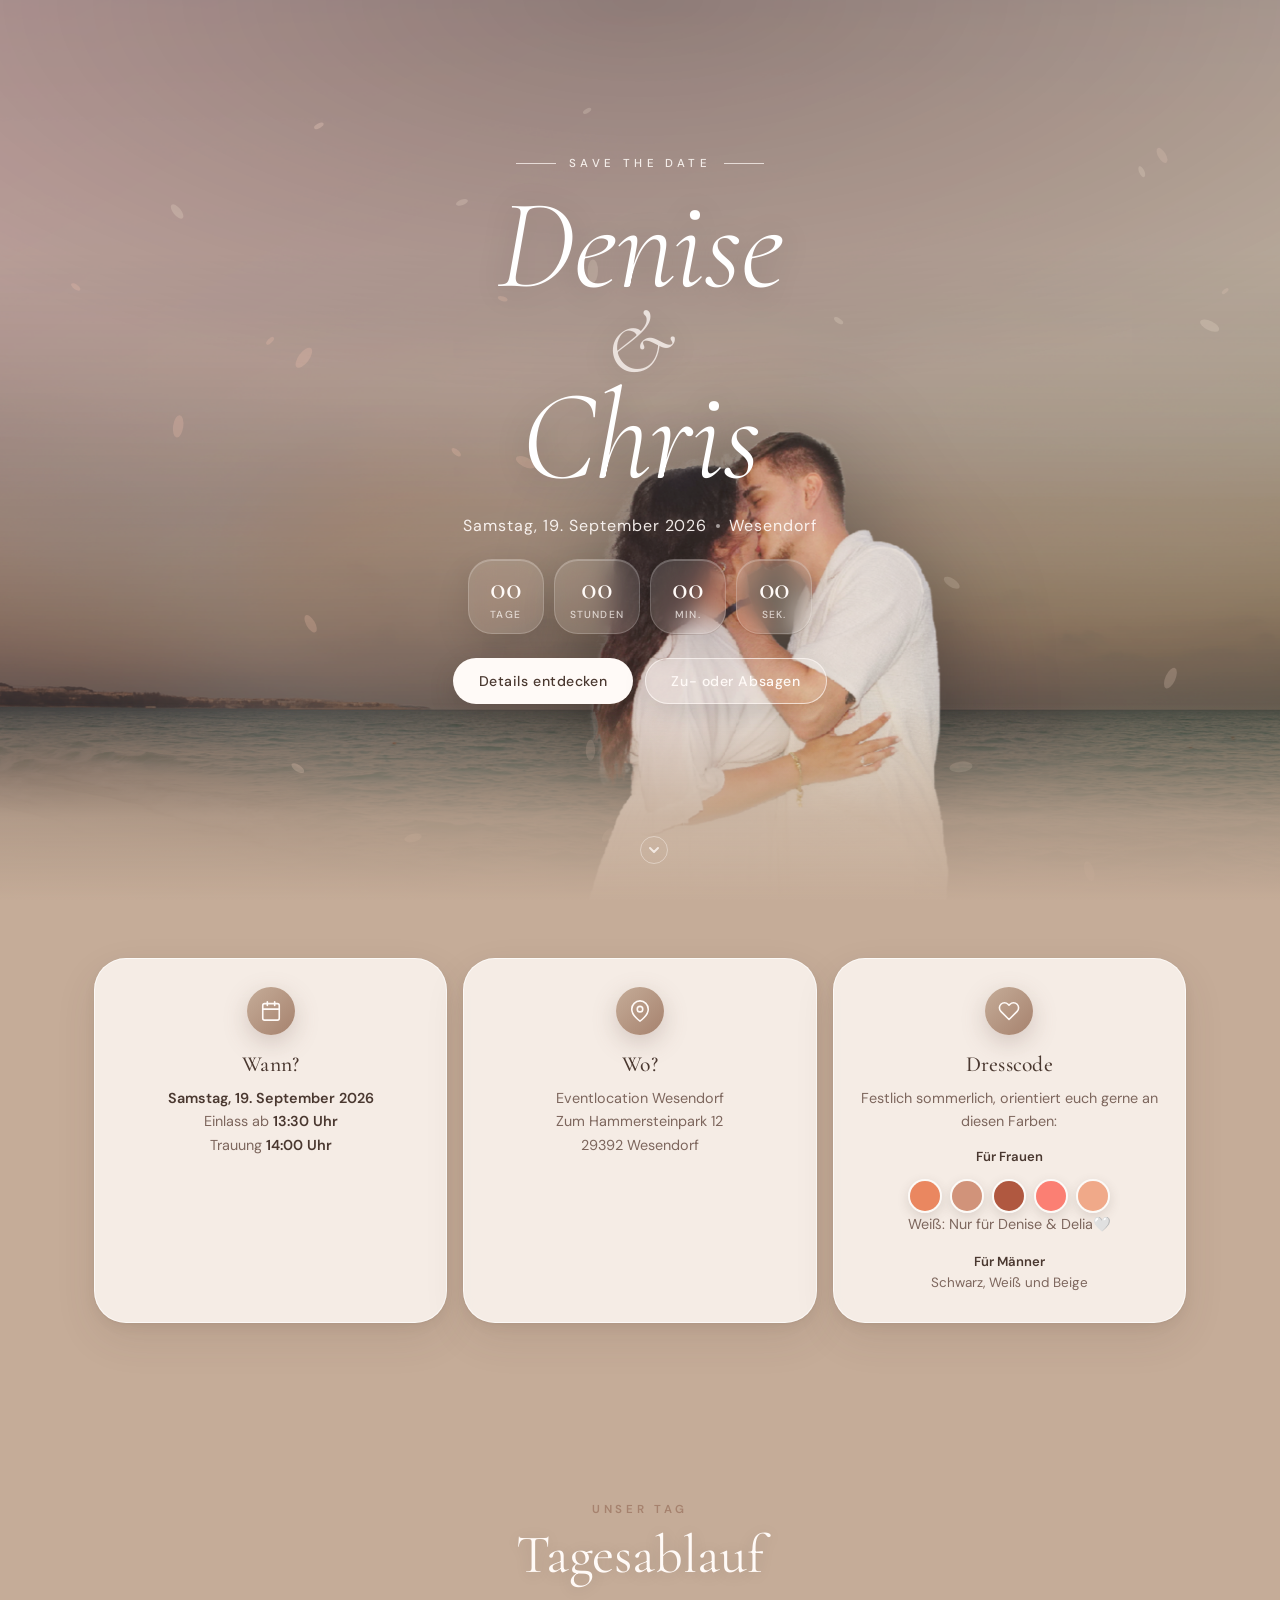
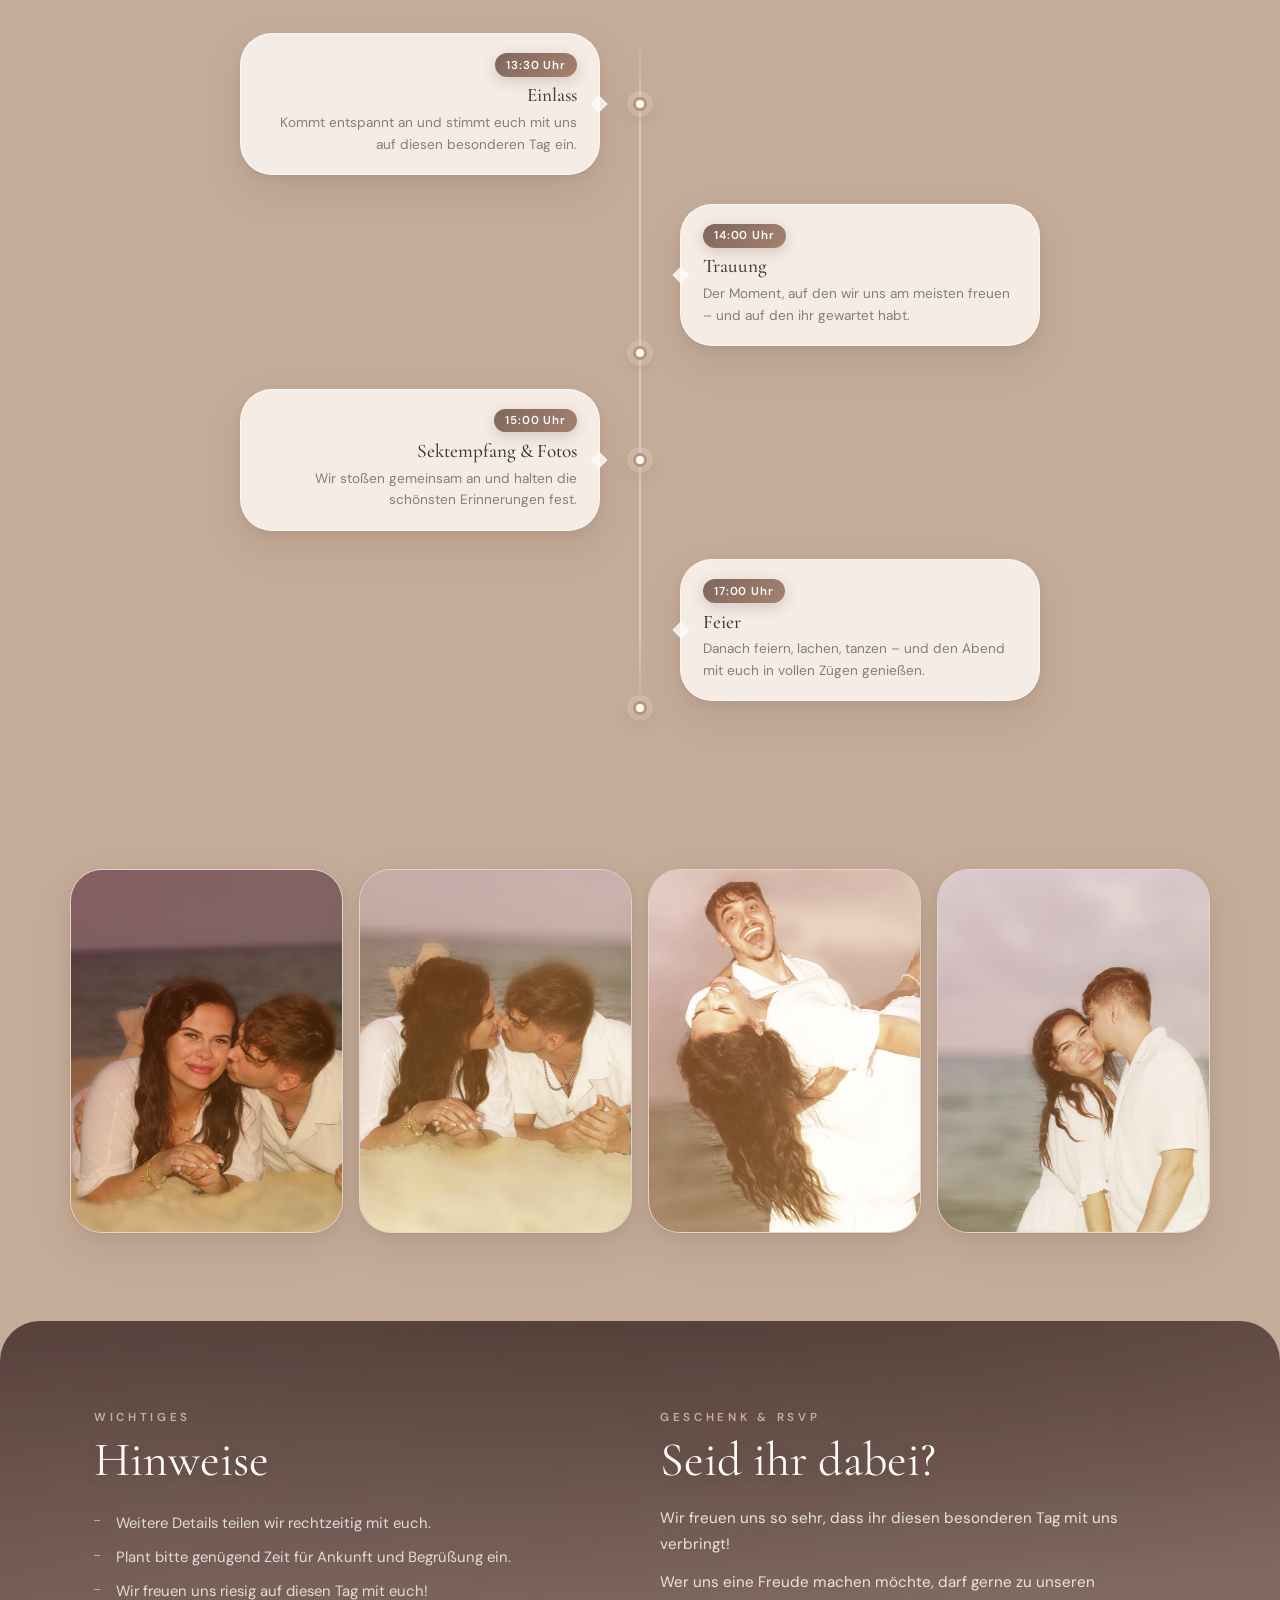
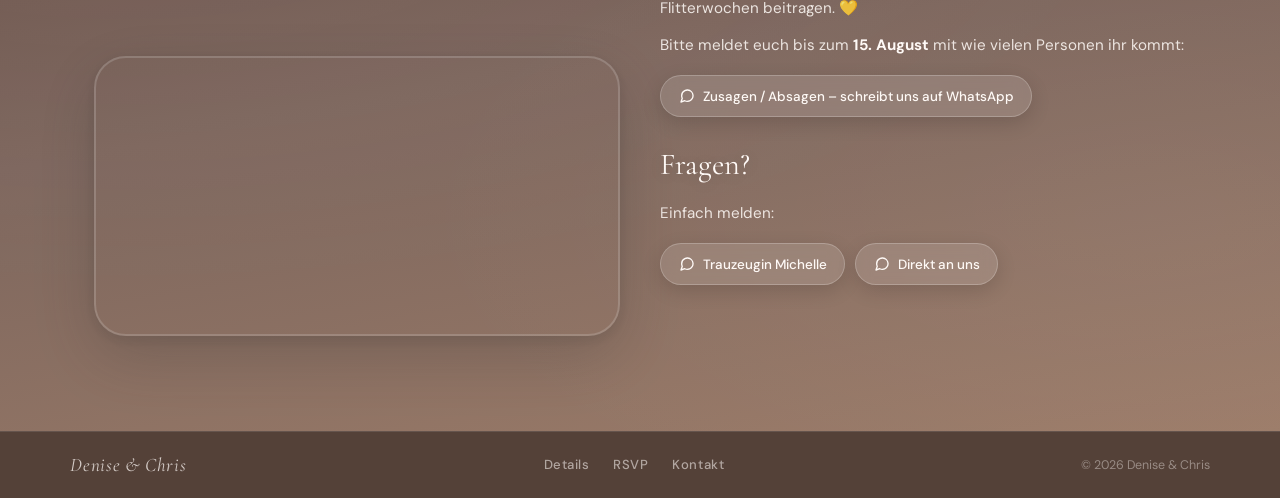
<file: index.html>
<!doctype html>
<html lang="de">
<head>
  <meta charset="utf-8"/>
  <meta name="viewport" content="width=device-width, initial-scale=1"/>
  <title>Save the Date – Denise & Chris</title>
  <meta name="description" content="Save the Date – Hochzeit von Denise & Chris · 19. September 2026 · Wesendorf"/>
  <meta name="theme-color" content="#b99682"/>

  <link rel="preconnect" href="https://fonts.googleapis.com"/>
  <link rel="preconnect" href="https://fonts.gstatic.com" crossorigin/>
  <link href="https://fonts.googleapis.com/css2?family=Cormorant+Garamond:ital,wght@0,300;0,400;0,500;0,600;1,300;1,400;1,600&family=DM+Sans:ital,opsz,wght@0,9..40,300;0,9..40,400;0,9..40,500;0,9..40,600;1,9..40,300;1,9..40,400&display=swap" rel="stylesheet"/>

  <style>
/* ==========================================
   CSS CUSTOM PROPERTIES
   ========================================== */
:root {
  --cream:    #fffaf7;
  --sand:     #c5ac98;
  --clay:     #b99682;
  --terracotta: #a6826e;
  --umber:    #7d665d;
  --dark:     #4a3830;
  --smoke:    #f0e8e0;
  --mist:     rgba(255,250,247,.82);

  --serif:    "Cormorant Garamond", Georgia, serif;
  --sans:     "DM Sans", system-ui, -apple-system, sans-serif;

  --ease-out-expo: cubic-bezier(.19,1,.22,1);
  --ease-spring:   cubic-bezier(.34,1.56,.64,1);
  --ease-smooth:   cubic-bezier(.4,0,.2,1);

  --r-sm:  16px;
  --r-md:  24px;
  --r-lg:  32px;
  --r-xl:  44px;

  --shadow-card:
    0 1px 2px rgba(74,56,48,.04),
    0 4px 12px rgba(74,56,48,.06),
    0 16px 40px rgba(74,56,48,.10);
  --shadow-card-hover:
    0 2px 4px rgba(74,56,48,.05),
    0 8px 24px rgba(74,56,48,.10),
    0 28px 60px rgba(74,56,48,.16);
  --shadow-lg:
    0 20px 60px rgba(74,56,48,.22),
    0 4px 12px rgba(74,56,48,.12);
}

/* ==========================================
   RESET + BASE
   ========================================== */
*, *::before, *::after { box-sizing: border-box; margin: 0; padding: 0; }

html {
  scroll-behavior: smooth;
  -webkit-text-size-adjust: 100%;
}

body {
  font-family: var(--sans);
  color: var(--umber);
  background: #c5ac98;
  overflow-x: hidden;
  overscroll-behavior-y: none;
  -webkit-font-smoothing: antialiased;
  -moz-osx-font-smoothing: grayscale;
}

img { display: block; max-width: 100%; }
a { color: inherit; }
button { font-family: inherit; }

/* ==========================================
   PAGE LOADER
   ========================================== */
#loader {
  position: fixed;
  inset: 0;
  z-index: 9999;
  background: var(--dark);
  display: flex;
  flex-direction: column;
  align-items: center;
  justify-content: center;
  gap: 1.2rem;
  transition: opacity .6s var(--ease-smooth), visibility .6s;
}

#loader.hidden {
  opacity: 0;
  visibility: hidden;
  pointer-events: none;
}

.loader-monogram {
  font-family: var(--serif);
  font-size: clamp(3rem, 8vw, 5.5rem);
  font-weight: 300;
  color: var(--cream);
  letter-spacing: .12em;
  opacity: 0;
  animation: loader-appear .8s var(--ease-out-expo) .2s forwards;
}

.loader-bar {
  width: 120px;
  height: 1px;
  background: rgba(255,250,247,.25);
  border-radius: 1px;
  overflow: hidden;
  opacity: 0;
  animation: loader-appear .6s ease .5s forwards;
}

.loader-bar-fill {
  height: 100%;
  width: 0;
  background: var(--cream);
  border-radius: 1px;
  animation: loader-bar 1.2s var(--ease-smooth) .6s forwards;
}

@keyframes loader-appear {
  to { opacity: 1; }
}

@keyframes loader-bar {
  to { width: 100%; }
}

/* ==========================================
   SCROLL PROGRESS
   ========================================== */
.progress-bar {
  position: fixed;
  top: 0; left: 0;
  height: 2px;
  width: 0;
  z-index: 900;
  background: linear-gradient(90deg, var(--terracotta), var(--sand), var(--cream));
  transition: width .05s linear;
}

/* ==========================================
   HERO
   ========================================== */
.hero {
  position: relative;
  min-height: 100dvh;
  height: 100svh;
  overflow: hidden;
  isolation: isolate;
  background: var(--dark);
  touch-action: pan-y;
}

.hero-bg {
  position: absolute;
  inset: 0;
  width: 100%; height: 100%;
  object-fit: cover;
  transform: scale(1.08);
  filter: brightness(.82) saturate(1.06) contrast(.97);
  will-change: transform;
  animation: kenburns 22s ease-in-out infinite alternate;
}

@keyframes kenburns {
  from { transform: scale(1.06) translate(-0.5%, .5%); }
  to   { transform: scale(1.12) translate(.5%, -.5%); }
}

.hero-fg {
  position: absolute;
  left: 50%;
  bottom: -2vh;
  width: min(1100px, 110vw);
  max-width: none;
  transform: translateX(-50%);
  z-index: 2;
  pointer-events: none;
  filter: drop-shadow(0 24px 56px rgba(0,0,0,.40));
  will-change: transform;
}

.hero-overlay {
  position: absolute;
  inset: 0;
  z-index: 1;
  background:
    radial-gradient(130% 80% at 50% 0%, rgba(0,0,0,.20), transparent 55%),
    linear-gradient(to top,
      rgba(0,0,0,.55) 0%,
      rgba(0,0,0,.18) 40%,
      transparent 72%
    );
}

.hero-fade {
  position: absolute;
  left: 0; right: 0; bottom: -1px;
  height: min(22vh, 260px);
  z-index: 3;
  background: linear-gradient(to bottom,
    rgba(197,172,152,0) 0%,
    rgba(197,172,152,.80) 58%,
    #c5ac98 100%
  );
}

/* Petal canvas */
#petalCanvas {
  position: absolute;
  inset: 0;
  z-index: 2;
  pointer-events: none;
  opacity: .5;
}

.hero-content {
  position: relative;
  z-index: 4;
  height: 100%;
  display: flex;
  flex-direction: column;
  align-items: center;
  justify-content: center;
  text-align: center;
  color: #fff;
  padding: 2rem 1.5rem 8vh;
  gap: 0;
}

/* Ornament */
.ornament {
  display: flex;
  align-items: center;
  gap: .8rem;
  margin-bottom: .9rem;
  opacity: 0;
  animation: fade-up .8s var(--ease-out-expo) .2s forwards;
}

.ornament-line {
  width: 40px;
  height: 1px;
  background: rgba(255,250,247,.72);
}

.ornament-text {
  font-family: var(--sans);
  font-size: .72rem;
  font-weight: 500;
  letter-spacing: .38em;
  text-transform: uppercase;
  color: rgba(255,250,247,.88);
}

/* Names */
.hero-names {
  font-family: var(--serif);
  font-weight: 300;
  font-size: clamp(4rem, 10vw, 8.8rem);
  line-height: .95;
  color: #fff;
  letter-spacing: -.01em;
  text-shadow: 0 4px 32px rgba(0,0,0,.22);
  opacity: 0;
  animation: fade-up .9s var(--ease-out-expo) .35s forwards;
}

.hero-names em {
  font-style: italic;
  font-weight: 300;
}

.hero-amp {
  font-style: italic;
  font-size: .72em;
  color: rgba(255,250,247,.75);
  display: block;
  margin: -.1em 0;
}

/* Date badge */
.hero-date {
  margin-top: 1.1rem;
  display: inline-flex;
  align-items: center;
  gap: .55rem;
  font-size: clamp(.82rem, 1.9vw, 1rem);
  font-weight: 400;
  color: rgba(255,250,247,.92);
  letter-spacing: .06em;
  opacity: 0;
  animation: fade-up .8s var(--ease-out-expo) .55s forwards;
}

.hero-date-dot {
  width: 4px; height: 4px;
  border-radius: 50%;
  background: rgba(255,250,247,.55);
  flex-shrink: 0;
}

/* Countdown */
.countdown {
  display: flex;
  gap: .65rem;
  margin-top: 1.4rem;
  flex-wrap: wrap;
  justify-content: center;
}

.cd-box {
  min-width: 76px;
  padding: .8rem .9rem .75rem;
  background: rgba(255,255,255,.12);
  border: 1px solid rgba(255,255,255,.18);
  border-radius: var(--r-md);
  backdrop-filter: blur(12px) saturate(1.2);
  -webkit-backdrop-filter: blur(12px) saturate(1.2);
  box-shadow: 0 14px 34px rgba(0,0,0,.12), inset 0 1px 0 rgba(255,255,255,.22);
  opacity: 0;
  transform: translateY(10px);
  animation: fade-up .6s var(--ease-out-expo) var(--d, .7s) forwards;
}

.cd-val {
  font-family: var(--serif);
  font-size: 2rem;
  font-weight: 500;
  color: #fffaf7;
  line-height: 1;
  font-variant-numeric: tabular-nums;
  letter-spacing: -.01em;
}

.cd-label {
  font-size: .64rem;
  font-weight: 500;
  letter-spacing: .12em;
  text-transform: uppercase;
  color: rgba(255,250,247,.72);
  margin-top: .25rem;
}

/* CTA */
.cta-row {
  display: flex;
  gap: .75rem;
  margin-top: 1.5rem;
  flex-wrap: wrap;
  justify-content: center;
  opacity: 0;
  animation: fade-up .7s var(--ease-out-expo) .95s forwards;
}

.btn {
  display: inline-flex;
  align-items: center;
  gap: .45rem;
  padding: .8rem 1.6rem;
  border-radius: 999px;
  font-family: var(--sans);
  font-size: .88rem;
  font-weight: 500;
  letter-spacing: .04em;
  cursor: pointer;
  transition: transform .22s var(--ease-spring), box-shadow .25s ease, background .25s ease;
  text-decoration: none;
  border: none;
  position: relative;
  overflow: hidden;
  -webkit-tap-highlight-color: transparent;
}

.btn::after {
  content: '';
  position: absolute;
  inset: 0;
  background: rgba(255,255,255,0);
  border-radius: inherit;
  transition: background .2s ease;
}

.btn:hover::after { background: rgba(255,255,255,.12); }
.btn:active { transform: scale(.97); }

.btn-ghost {
  background: rgba(255,255,255,.10);
  border: 1px solid rgba(255,250,247,.68);
  color: #fffaf7;
  backdrop-filter: blur(10px);
  -webkit-backdrop-filter: blur(10px);
  box-shadow: 0 8px 24px rgba(0,0,0,.12);
}

.btn-ghost:hover {
  transform: translateY(-2px);
  box-shadow: 0 14px 36px rgba(0,0,0,.18);
}

.btn-solid {
  background: var(--cream);
  color: var(--dark);
  box-shadow: 0 8px 24px rgba(74,56,48,.22);
}

.btn-solid:hover {
  transform: translateY(-2px);
  box-shadow: 0 16px 40px rgba(74,56,48,.28);
}

/* Scroll cue */
.scroll-cue {
  position: absolute;
  bottom: max(22px, 4vh);
  left: 50%;
  transform: translateX(-50%);
  z-index: 5;
  display: flex;
  flex-direction: column;
  align-items: center;
  gap: .4rem;
  color: rgba(255,250,247,.75);
  font-size: .68rem;
  letter-spacing: .2em;
  text-transform: uppercase;
  opacity: 0;
  animation: fade-up .8s ease 1.2s forwards;
}

.scroll-arrow {
  width: 28px;
  height: 28px;
  border: 1px solid rgba(255,250,247,.4);
  border-radius: 50%;
  display: flex;
  align-items: center;
  justify-content: center;
  animation: bob 2s ease-in-out infinite;
}

.scroll-arrow svg {
  width: 12px; height: 12px;
  stroke: rgba(255,250,247,.75);
  fill: none;
  stroke-width: 2;
  stroke-linecap: round;
  stroke-linejoin: round;
}

@keyframes bob {
  0%, 100% { transform: translateY(0); }
  50%       { transform: translateY(4px); }
}

/* ==========================================
   LAYOUT HELPERS
   ========================================== */
.container {
  width: 100%;
  max-width: 1140px;
  margin: 0 auto;
  padding: 0 1.5rem;
}

.section {
  padding: clamp(52px, 7vw, 96px) 0;
}

/* Divider */
.divider {
  display: flex;
  align-items: center;
  justify-content: center;
  gap: 1rem;
  margin-bottom: 2.2rem;
}

.divider-line {
  flex: 1;
  max-width: 100px;
  height: 1px;
  background: linear-gradient(90deg, transparent, rgba(255,250,247,.55));
}

.divider-line.flip {
  background: linear-gradient(90deg, rgba(255,250,247,.55), transparent);
}

.divider-icon {
  width: 28px; height: 28px;
  opacity: .75;
  flex-shrink: 0;
}

.section-kicker {
  font-size: .72rem;
  font-weight: 600;
  letter-spacing: .32em;
  text-transform: uppercase;
  color: var(--terracotta);
  margin-bottom: .6rem;
  display: block;
}

.section-heading {
  font-family: var(--serif);
  font-weight: 400;
  font-size: clamp(2rem, 4.5vw, 3.4rem);
  line-height: 1.08;
  color: var(--cream);
  text-shadow: 0 2px 16px rgba(0,0,0,.15);
}

/* ==========================================
   REVEAL ANIMATIONS
   ========================================== */
.reveal {
  opacity: 0;
  transform: translateY(18px);
  transition: opacity .75s var(--ease-out-expo), transform .75s var(--ease-out-expo);
}

.reveal.show {
  opacity: 1;
  transform: none;
}

.reveal.delay-1 { transition-delay: .08s; }
.reveal.delay-2 { transition-delay: .16s; }
.reveal.delay-3 { transition-delay: .24s; }
.reveal.delay-4 { transition-delay: .32s; }

/* ==========================================
   DETAIL CARDS
   ========================================== */
#details {
  margin-top: -2rem;
  position: relative;
  z-index: 2;
}

.cards-grid {
  display: grid;
  grid-template-columns: repeat(3, 1fr);
  gap: 1rem;
}

@media (max-width: 860px) {
  .cards-grid { grid-template-columns: 1fr; }
}

.card {
  background: rgba(255,250,247,.82);
  border: 1px solid rgba(255,255,255,.68);
  border-radius: var(--r-lg);
  padding: 1.75rem 1.5rem;
  box-shadow: var(--shadow-card);
  backdrop-filter: blur(16px) saturate(1.1);
  -webkit-backdrop-filter: blur(16px) saturate(1.1);
  transition: transform .3s var(--ease-spring), box-shadow .3s ease;
  text-align: center;
}

.card:hover {
  transform: translateY(-6px);
  box-shadow: var(--shadow-card-hover);
}

.card-icon {
  width: 48px; height: 48px;
  margin: 0 auto 1rem;
  display: flex;
  align-items: center;
  justify-content: center;
  background: linear-gradient(135deg, var(--sand), var(--terracotta));
  border-radius: 50%;
  box-shadow: 0 8px 24px rgba(125,102,93,.28);
}

.card-icon svg {
  width: 22px; height: 22px;
  stroke: #fffaf7;
  fill: none;
  stroke-width: 1.75;
  stroke-linecap: round;
  stroke-linejoin: round;
}

.card h3 {
  font-family: var(--serif);
  font-size: 1.35rem;
  font-weight: 500;
  color: var(--dark);
  margin-bottom: .65rem;
  letter-spacing: .01em;
}

.card p {
  font-size: .9rem;
  line-height: 1.62;
  color: var(--umber);
}

.card strong {
  color: var(--dark);
  font-weight: 600;
}

/* Dress code swatches */
.swatch-row {
  display: flex;
  gap: 8px;
  justify-content: center;
  flex-wrap: wrap;
  margin-top: .75rem;
}

.swatch {
  width: 34px; height: 34px;
  border-radius: 50%;
  overflow: hidden;
  box-shadow: 0 4px 12px rgba(74,56,48,.15), inset 0 1px 0 rgba(255,255,255,.4);
  border: 2px solid rgba(255,255,255,.7);
  transition: transform .22s var(--ease-spring);
}

.swatch:hover { transform: scale(1.15); }

.swatch img {
  width: 100%; height: 100%;
  object-fit: cover;
}

/* ==========================================
   TIMELINE
   ========================================== */
.timeline-section {
  padding: clamp(52px, 7vw, 96px) 0;
}

.timeline-header {
  text-align: center;
  margin-bottom: 3rem;
}

.timeline {
  position: relative;
  max-width: 800px;
  margin: 0 auto;
  list-style: none;
  padding: 0;
}

/* Center line */
.timeline::before {
  content: '';
  position: absolute;
  left: 50%;
  top: 0; bottom: 0;
  width: 1px;
  transform: translateX(-50%);
  background: linear-gradient(
    to bottom,
    transparent,
    rgba(255,250,247,.7) 12%,
    rgba(255,250,247,.7) 88%,
    transparent
  );
}

.tl-item {
  display: grid;
  grid-template-columns: 1fr 32px 1fr;
  align-items: center;
  gap: 0 1.5rem;
  margin-bottom: 1.8rem;
}

.tl-item:last-child { margin-bottom: 0; }

/* Dot */
.tl-dot {
  grid-column: 2;
  justify-self: center;
  width: 14px; height: 14px;
  border-radius: 50%;
  background: var(--cream);
  border: 3px solid rgba(176,139,115,.9);
  box-shadow: 0 0 0 6px rgba(255,250,247,.18), 0 6px 18px rgba(0,0,0,.18);
  z-index: 1;
  flex-shrink: 0;
}

/* Card */
.tl-card {
  background: rgba(255,250,247,.82);
  border: 1px solid rgba(255,255,255,.60);
  border-radius: var(--r-lg);
  padding: 1.15rem 1.35rem;
  box-shadow: var(--shadow-card);
  backdrop-filter: blur(14px) saturate(1.1);
  -webkit-backdrop-filter: blur(14px) saturate(1.1);
  opacity: 0;
  transform: translateY(16px) scale(.98);
  transition: opacity .7s var(--ease-out-expo), transform .7s var(--ease-out-expo), box-shadow .25s ease;
  position: relative;
}

.tl-card.show {
  opacity: 1;
  transform: none;
}

.tl-card:hover {
  transform: translateY(-4px);
  box-shadow: var(--shadow-card-hover);
}

/* Arrow connector */
.tl-card::after {
  content: '';
  position: absolute;
  top: 50%; 
  width: 12px; height: 12px;
  background: rgba(255,250,247,.82);
  border-top: 1px solid rgba(255,255,255,.55);
  border-right: 1px solid rgba(255,255,255,.55);
}

.tl-item:nth-child(odd) .tl-card {
  grid-column: 1;
  text-align: right;
  transform-origin: right center;
}

.tl-item:nth-child(even) .tl-card {
  grid-column: 3;
  text-align: left;
  transform-origin: left center;
}

.tl-item:nth-child(odd) .tl-card::after {
  right: -6px;
  transform: translateY(-50%) rotate(45deg);
}

.tl-item:nth-child(even) .tl-card::after {
  left: -6px;
  transform: translateY(-50%) rotate(225deg);
}

.tl-time {
  display: inline-flex;
  align-items: center;
  padding: .28rem .7rem;
  background: linear-gradient(135deg, var(--umber), var(--terracotta));
  color: #fffaf7;
  font-size: .72rem;
  font-weight: 600;
  letter-spacing: .08em;
  border-radius: 999px;
  box-shadow: 0 4px 14px rgba(125,102,93,.28);
  margin-bottom: .4rem;
  font-variant-numeric: tabular-nums;
}

.tl-item:nth-child(odd) .tl-time {
  margin-left: auto;
}

.tl-card h3 {
  font-family: var(--serif);
  font-size: 1.2rem;
  font-weight: 500;
  color: var(--dark);
  margin-bottom: .3rem;
}

.tl-card p {
  font-size: .85rem;
  line-height: 1.6;
  color: var(--umber);
  opacity: .85;
}

/* ==========================================
   GALLERY
   ========================================== */
.gallery-section {
  padding: clamp(32px, 5vw, 64px) 0;
}

.gallery {
  display: grid;
  grid-template-columns: repeat(4, 1fr);
  gap: 1rem;
}

@media (max-width: 860px) {
  .gallery { grid-template-columns: repeat(2, 1fr); gap: .75rem; }
}

.thumb {
  position: relative;
  border-radius: var(--r-lg);
  overflow: hidden;
  box-shadow: var(--shadow-card);
  border: 1px solid rgba(255,255,255,.5);
  aspect-ratio: 3/4;
  cursor: pointer;
}

.thumb:nth-child(1) { aspect-ratio: 3/4; }
.thumb:nth-child(2) { aspect-ratio: 3/4; }
.thumb:nth-child(3) { aspect-ratio: 3/4; }
.thumb:nth-child(4) { aspect-ratio: 3/4; }

.thumb img {
  width: 100%; height: 100%;
  object-fit: cover;
  transition: transform .5s var(--ease-smooth), filter .4s ease;
  filter: saturate(.95) contrast(1.02);
}

.thumb-overlay {
  position: absolute;
  inset: 0;
  background: rgba(74,56,48,0);
  display: flex;
  align-items: center;
  justify-content: center;
  transition: background .35s ease;
}

.thumb-zoom {
  width: 44px; height: 44px;
  border-radius: 50%;
  background: rgba(255,250,247,.9);
  display: flex;
  align-items: center;
  justify-content: center;
  opacity: 0;
  transform: scale(.7);
  transition: opacity .3s ease, transform .3s var(--ease-spring);
}

.thumb-zoom svg {
  width: 18px; height: 18px;
  stroke: var(--dark);
  fill: none;
  stroke-width: 2;
  stroke-linecap: round;
}

.thumb:hover img {
  transform: scale(1.06);
  filter: saturate(1.05);
}

.thumb:hover .thumb-overlay {
  background: rgba(74,56,48,.25);
}

.thumb:hover .thumb-zoom {
  opacity: 1;
  transform: scale(1);
}

.thumb button {
  position: absolute;
  inset: 0;
  border: none;
  background: transparent;
  cursor: pointer;
  width: 100%; height: 100%;
}

/* ==========================================
   DARK INFO SECTION
   ========================================== */
.dark-section {
  position: relative;
  isolation: isolate;
  overflow: hidden;
  border-radius: 40px 40px 0 0;
  margin-top: 1.5rem;
  padding: clamp(52px, 7vw, 96px) 0;
  background:
    radial-gradient(180% 90% at 50% -10%, rgba(0,0,0,.22), transparent 55%),
    linear-gradient(170deg, #5a4039 0%, #7d665d 48%, #9c7c69 100%);
  color: #fff;
}

.dark-section::before {
  content: '';
  position: absolute;
  inset: 0;
  pointer-events: none;
  background:
    radial-gradient(80% 60% at 10% 20%, rgba(255,255,255,.06), transparent),
    radial-gradient(60% 50% at 90% 70%, rgba(255,255,255,.04), transparent);
}

/* Dark section typography */
.dark-section .section-heading {
  font-family: var(--serif);
  font-size: clamp(1.9rem, 4.5vw, 3rem);
  font-weight: 400;
  color: var(--cream);
  margin-bottom: 1.2rem;
}

.dark-section p {
  font-size: .95rem;
  line-height: 1.7;
  color: rgba(255,250,247,.85);
  margin-bottom: .75rem;
}

.dark-section p:last-child { margin-bottom: 0; }

.dark-section ul {
  list-style: none;
  margin-bottom: 1rem;
}

.dark-section li {
  font-size: .93rem;
  line-height: 1.65;
  color: rgba(255,250,247,.80);
  padding: .3rem 0 .3rem 1.4rem;
  position: relative;
}

.dark-section li::before {
  content: '';
  position: absolute;
  left: 0; top: .9rem;
  width: 6px; height: 1px;
  background: var(--sand);
}

.info-grid {
  display: grid;
  grid-template-columns: 1fr 1fr;
  gap: 2.5rem;
}

@media (max-width: 720px) {
  .info-grid { grid-template-columns: 1fr; gap: 2rem; }
}

/* Badge links */
.badge-group {
  display: flex;
  flex-wrap: wrap;
  gap: 10px;
  margin-top: 1rem;
}

.badge {
  display: inline-flex;
  align-items: center;
  gap: .5rem;
  padding: .72rem 1.1rem;
  background: rgba(255,255,255,.12);
  border: 1px solid rgba(255,255,255,.22);
  border-radius: 999px;
  color: var(--cream);
  font-size: .84rem;
  font-weight: 500;
  text-decoration: none;
  backdrop-filter: blur(8px);
  -webkit-backdrop-filter: blur(8px);
  transition: background .22s ease, transform .22s var(--ease-spring), box-shadow .22s ease;
  box-shadow: 0 6px 20px rgba(0,0,0,.14);
  cursor: pointer;
}

.badge:hover {
  background: rgba(255,255,255,.20);
  transform: translateY(-2px);
  box-shadow: 0 12px 28px rgba(0,0,0,.2);
}

.badge svg {
  width: 16px; height: 16px;
  stroke: currentColor;
  fill: none;
  stroke-width: 2;
  stroke-linecap: round;
  stroke-linejoin: round;
  flex-shrink: 0;
}

.rsvp-deadline {
  display: inline-block;
  padding: .5rem 1.1rem;
  background: rgba(255,250,247,.15);
  border: 1px solid rgba(255,250,247,.28);
  border-radius: 999px;
  font-size: .82rem;
  font-weight: 600;
  letter-spacing: .04em;
  color: var(--cream);
  margin-top: 1rem;
}

/* Map */
.map-wrap {
  margin-top: 3rem;
}

.map-embed {
  width: 100%;
  height: 280px;
  border: none;
  border-radius: var(--r-lg);
  box-shadow: var(--shadow-lg);
  filter: grayscale(1) brightness(.88) contrast(1.08);
  transition: filter .4s ease, transform .35s ease, box-shadow .35s ease;
  border: 2px solid rgba(255,250,247,.2);
}

.map-embed:hover {
  filter: grayscale(0) brightness(1);
  transform: translateY(-3px);
  box-shadow: 0 28px 60px rgba(0,0,0,.38);
}

/* ==========================================
   FOOTER
   ========================================== */
footer {
  background: rgba(74,56,48,.92);
  backdrop-filter: blur(12px);
  -webkit-backdrop-filter: blur(12px);
  border-top: 1px solid rgba(255,250,247,.1);
  color: rgba(255,250,247,.65);
}

.footer-inner {
  display: flex;
  align-items: center;
  justify-content: space-between;
  padding: 1.3rem 0;
  gap: 1rem;
  flex-wrap: wrap;
}

.footer-logo {
  font-family: var(--serif);
  font-size: 1.2rem;
  font-weight: 400;
  font-style: italic;
  color: rgba(255,250,247,.75);
  letter-spacing: .04em;
}

.footer-nav {
  display: flex;
  gap: 1.5rem;
  align-items: center;
}

.footer-nav a {
  font-size: .82rem;
  font-weight: 500;
  color: rgba(255,250,247,.55);
  text-decoration: none;
  letter-spacing: .04em;
  transition: color .2s ease;
}

.footer-nav a:hover { color: rgba(255,250,247,.9); }

.footer-copy {
  font-size: .78rem;
  color: rgba(255,250,247,.4);
}

/* ==========================================
   LIGHTBOX
   ========================================== */
#lightbox {
  position: fixed;
  inset: 0;
  z-index: 800;
  background: rgba(20,12,8,.94);
  display: flex;
  align-items: center;
  justify-content: center;
  padding: 1.5rem;
  opacity: 0;
  visibility: hidden;
  transition: opacity .35s ease, visibility .35s;
  backdrop-filter: blur(4px);
}

#lightbox.open {
  opacity: 1;
  visibility: visible;
}

#lightbox img {
  max-width: 90vw;
  max-height: 86vh;
  border-radius: var(--r-md);
  box-shadow: 0 30px 80px rgba(0,0,0,.6);
  border: 1px solid rgba(255,250,247,.2);
  transform: scale(.95);
  transition: transform .4s var(--ease-out-expo);
  object-fit: contain;
}

#lightbox.open img { transform: scale(1); }

.lb-btn {
  position: absolute;
  top: 50%; transform: translateY(-50%);
  width: 44px; height: 44px;
  border-radius: 50%;
  border: 1px solid rgba(255,250,247,.25);
  background: rgba(255,250,247,.1);
  color: #fff;
  cursor: pointer;
  display: flex;
  align-items: center;
  justify-content: center;
  transition: background .2s ease, transform .2s var(--ease-spring);
  backdrop-filter: blur(8px);
}

.lb-btn:hover { background: rgba(255,250,247,.22); }

.lb-btn svg {
  width: 18px; height: 18px;
  stroke: currentColor;
  fill: none;
  stroke-width: 2;
  stroke-linecap: round;
  stroke-linejoin: round;
}

.lb-prev { left: 1.25rem; }
.lb-next { right: 1.25rem; }

.lb-close {
  top: 1.25rem;
  right: 1.25rem;
  transform: none;
}

/* ==========================================
   ANIMATIONS
   ========================================== */
@keyframes fade-up {
  from { opacity: 0; transform: translateY(16px); }
  to   { opacity: 1; transform: none; }
}

@keyframes fade-in {
  from { opacity: 0; }
  to   { opacity: 1; }
}

/* ==========================================
   RESPONSIVE
   ========================================== */
@media (max-width: 720px) {
  .container { padding: 0 1rem; }

  .hero { min-height: 92svh; height: 92svh; }
  .hero-content { justify-content: flex-start; padding-top: max(18vh, 100px); }
  .hero-fg { width: 126vw; bottom: -1vh; }

  .hero-names { font-size: clamp(3.4rem, 16vw, 5rem); }

  .scroll-cue { bottom: 14px; }

  .card { border-radius: var(--r-md); }
  .card:hover { transform: none; }

  .timeline::before { left: .5rem; transform: none; }
  .tl-item { display: block; padding-left: 2.2rem; position: relative; }
  .tl-dot {
    position: absolute;
    left: -.08rem; top: 1.1rem;
    width: 14px; height: 14px;
  }
  .tl-card,
  .tl-item:nth-child(odd) .tl-card,
  .tl-item:nth-child(even) .tl-card {
    text-align: left;
    width: 100%;
    transform-origin: top left;
  }
  .tl-card::after { display: none; }
  .tl-item:nth-child(odd) .tl-time { margin-left: 0; }

  .dark-section { border-radius: 28px 28px 0 0; }

  .badge-group { flex-direction: column; }
  .badge { justify-content: center; }

  .footer-inner { flex-direction: column; text-align: center; }
  .footer-nav { justify-content: center; }

  .lb-prev { left: .5rem; }
  .lb-next { right: .5rem; }
}

/* ==========================================
   REDUCED MOTION
   ========================================== */
@media (prefers-reduced-motion: reduce) {
  *, *::before, *::after {
    animation-duration: .01ms !important;
    transition-duration: .01ms !important;
    animation-iteration-count: 1 !important;
    scroll-behavior: auto !important;
  }
  .hero-bg { animation: none !important; transform: scale(1.08) !important; }
  .reveal, .tl-card { opacity: 1 !important; transform: none !important; }
  .cd-box { opacity: 1 !important; transform: none !important; }
  .ornament, .hero-names, .hero-date, .cta-row, .scroll-cue,
  .loader-monogram, .loader-bar { animation: none !important; opacity: 1 !important; transform: none !important; }
}

/* ==========================================
   BACKDROP-FILTER FALLBACK
   ========================================== */
@supports not (backdrop-filter: blur(1px)) {
  .card, .tl-card { background: rgba(255,250,247,.95); }
  .cd-box { background: rgba(80,60,50,.75); }
  .badge { background: rgba(80,60,50,.75); }
}
  </style>
</head>
<body>

<!-- PAGE LOADER -->
<div id="loader" role="progressbar" aria-label="Seite wird geladen">
  <div class="loader-monogram">D &amp; C</div>
  <div class="loader-bar"><div class="loader-bar-fill"></div></div>
</div>

<!-- SCROLL PROGRESS -->
<div class="progress-bar" id="progressBar" aria-hidden="true"></div>

<!-- ============ HERO ============ -->
<header class="hero" id="hero" role="banner">
  <img class="hero-bg" src="./hintergrund2.png" alt="Sommerlicher Park"/>
  <canvas id="petalCanvas" aria-hidden="true"></canvas>
  <div class="hero-overlay" aria-hidden="true"></div>
  <img class="hero-fg" src="./paar.png" alt="" aria-hidden="true"/>
  <div class="hero-fade" aria-hidden="true"></div>

  <div class="hero-content">
    <div class="ornament">
      <span class="ornament-line"></span>
      <span class="ornament-text">Save the Date</span>
      <span class="ornament-line"></span>
    </div>

    <h1 class="hero-names">
      <em>Denise</em>
      <span class="hero-amp">&amp;</span>
      <em>Chris</em>
    </h1>

    <div class="hero-date">
      <span id="heroDateText">Samstag, 19. September 2026</span>
      <span class="hero-date-dot"></span>
      <span>Wesendorf</span>
    </div>

    <div class="countdown" aria-live="polite" aria-atomic="true">
      <div class="cd-box" style="--d:.70s">
        <div class="cd-val" id="dVal">00</div>
        <div class="cd-label">Tage</div>
      </div>
      <div class="cd-box" style="--d:.80s">
        <div class="cd-val" id="hVal">00</div>
        <div class="cd-label">Stunden</div>
      </div>
      <div class="cd-box" style="--d:.90s">
        <div class="cd-val" id="mVal">00</div>
        <div class="cd-label">Min.</div>
      </div>
      <div class="cd-box" style="--d:1.00s">
        <div class="cd-val" id="sVal">00</div>
        <div class="cd-label">Sek.</div>
      </div>
    </div>

    <div class="cta-row">
      <a href="#details" class="btn btn-solid">Details entdecken</a>
      <a href="#rsvp" class="btn btn-ghost">Zu- oder Absagen</a>
    </div>
  </div>

  <div class="scroll-cue" aria-hidden="true">
    <div class="scroll-arrow">
      <svg viewBox="0 0 12 12"><polyline points="2,4 6,8 10,4"/></svg>
    </div>
  </div>
</header>

<!-- ============ DETAILS ============ -->
<section class="section" id="details" aria-label="Details">
  <div class="container">
    <div class="cards-grid">

      <article class="card reveal">
        <div class="card-icon">
          <svg viewBox="0 0 24 24"><rect x="3" y="4" width="18" height="18" rx="2"/><line x1="16" y1="2" x2="16" y2="6"/><line x1="8" y1="2" x2="8" y2="6"/><line x1="3" y1="10" x2="21" y2="10"/></svg>
        </div>
        <h3>Wann?</h3>
        <p>
          <strong>Samstag, 19. September 2026</strong><br/>
          Einlass ab <strong>13:30 Uhr</strong><br/>
          Trauung <strong>14:00 Uhr</strong>
        </p>
      </article>

      <article class="card reveal delay-1">
        <div class="card-icon">
          <svg viewBox="0 0 24 24"><path d="M21 10c0 7-9 13-9 13s-9-6-9-13a9 9 0 1 1 18 0z"/><circle cx="12" cy="10" r="3"/></svg>
        </div>
        <h3>Wo?</h3>
        <p>
          Eventlocation Wesendorf<br/>
          Zum Hammersteinpark 12<br/>
          29392 Wesendorf
        </p>
      </article>

      <article class="card reveal delay-2">
        <div class="card-icon">
          <svg viewBox="0 0 24 24"><path d="M20.84 4.61a5.5 5.5 0 0 0-7.78 0L12 5.67l-1.06-1.06a5.5 5.5 0 0 0-7.78 7.78l1.06 1.06L12 21.23l7.78-7.78 1.06-1.06a5.5 5.5 0 0 0 0-7.78z"/></svg>
        </div>
        <h3>Dresscode</h3>
        <p>Festlich sommerlich, orientiert euch gerne an diesen Farben:</p>
        <p style="font-size:.82rem;font-weight:600;color:var(--dark);margin-top:.75rem;">Für Frauen</p>
        <div class="swatch-row">
          <span class="swatch"><img src="./farben/1.png" alt="Farbton 1"/></span>
          <span class="swatch"><img src="./farben/2.png" alt="Farbton 2"/></span>
          <span class="swatch"><img src="./farben/3.png" alt="Farbton 3"/></span>
          <span class="swatch"><img src="./farben/4.png" alt="Farbton 4"/></span>
          <span class="swatch"><img src="./farben/5.png" alt="Farbton 5"/></span>
        </div>
        <p> Weiß: Nur für Denise & Delia🤍</p>
        <p style="font-size:.82rem;font-weight:600;color:var(--dark);margin-top:.9rem;">Für Männer</p>
        <p style="font-size:.84rem;">Schwarz, Weiß und Beige</p>
      </article>

    </div>
  </div>
</section>

<!-- ============ TIMELINE ============ -->
<section class="timeline-section" aria-label="Tagesablauf">
  <div class="container">
    <div class="timeline-header reveal">
      <span class="section-kicker">Unser Tag</span>
      <h2 class="section-heading">Tagesablauf</h2>
    </div>

    <ol class="timeline">

      <li class="tl-item">
        <div class="tl-card">
          <time class="tl-time">13:30 Uhr</time>
          <h3>Einlass</h3>
          <p>Kommt entspannt an und stimmt euch mit uns auf diesen besonderen Tag ein.</p>
        </div>
        <div class="tl-dot" aria-hidden="true"></div>
      </li>

      <li class="tl-item">
        <div class="tl-card">
          <time class="tl-time">14:00 Uhr</time>
          <h3>Trauung</h3>
          <p>Der Moment, auf den wir uns am meisten freuen – und auf den ihr gewartet habt.</p>
        </div>
        <div class="tl-dot" aria-hidden="true"></div>
      </li>

      <li class="tl-item">
        <div class="tl-card">
          <time class="tl-time">15:00 Uhr</time>
          <h3>Sektempfang &amp; Fotos</h3>
          <p>Wir stoßen gemeinsam an und halten die schönsten Erinnerungen fest.</p>
        </div>
        <div class="tl-dot" aria-hidden="true"></div>
      </li>

      <li class="tl-item">
        <div class="tl-card">
          <time class="tl-time">17:00 Uhr</time>
          <h3>Feier</h3>
          <p>Danach feiern, lachen, tanzen – und den Abend mit euch in vollen Zügen genießen.</p>
        </div>
        <div class="tl-dot" aria-hidden="true"></div>
      </li>

    </ol>
  </div>
</section>

<!-- ============ GALLERY ============ -->
<section class="gallery-section container" aria-label="Galerie">
  <div class="gallery" id="gallery">
    <figure class="thumb reveal">
      <img loading="lazy" src="./1.png" alt="Foto 1" width="800" height="1067"/>
      <div class="thumb-overlay"><div class="thumb-zoom"><svg viewBox="0 0 18 18"><circle cx="8" cy="8" r="5"/><line x1="12" y1="12" x2="16" y2="16"/><line x1="6" y1="8" x2="10" y2="8"/><line x1="8" y1="6" x2="8" y2="10"/></svg></div></div>
      <button data-index="0" aria-label="Foto 1 in Vollansicht öffnen"></button>
    </figure>
    <figure class="thumb reveal delay-1">
      <img loading="lazy" src="./2.png" alt="Foto 2" width="800" height="1067"/>
      <div class="thumb-overlay"><div class="thumb-zoom"><svg viewBox="0 0 18 18"><circle cx="8" cy="8" r="5"/><line x1="12" y1="12" x2="16" y2="16"/><line x1="6" y1="8" x2="10" y2="8"/><line x1="8" y1="6" x2="8" y2="10"/></svg></div></div>
      <button data-index="1" aria-label="Foto 2 in Vollansicht öffnen"></button>
    </figure>
    <figure class="thumb reveal delay-2">
      <img loading="lazy" src="./3.png" alt="Foto 3" width="800" height="1067"/>
      <div class="thumb-overlay"><div class="thumb-zoom"><svg viewBox="0 0 18 18"><circle cx="8" cy="8" r="5"/><line x1="12" y1="12" x2="16" y2="16"/><line x1="6" y1="8" x2="10" y2="8"/><line x1="8" y1="6" x2="8" y2="10"/></svg></div></div>
      <button data-index="2" aria-label="Foto 3 in Vollansicht öffnen"></button>
    </figure>
    <figure class="thumb reveal delay-3">
      <img loading="lazy" src="./4.png" alt="Foto 4" width="800" height="1067"/>
      <div class="thumb-overlay"><div class="thumb-zoom"><svg viewBox="0 0 18 18"><circle cx="8" cy="8" r="5"/><line x1="12" y1="12" x2="16" y2="16"/><line x1="6" y1="8" x2="10" y2="8"/><line x1="8" y1="6" x2="8" y2="10"/></svg></div></div>
      <button data-index="3" aria-label="Foto 4 in Vollansicht öffnen"></button>
    </figure>
  </div>
</section>

<!-- ============ INFO + RSVP ============ -->
<section class="dark-section" id="rsvp" aria-label="Infos und RSVP">
  <div class="container">

    <div class="info-grid">
      <div class="reveal">
        <span class="section-kicker" style="color:var(--sand);">Wichtiges</span>
        <h2 class="section-heading">Hinweise</h2>
        <ul>
          <li>Weitere Details teilen wir rechtzeitig mit euch.</li>
          <li>Plant bitte genügend Zeit für Ankunft und Begrüßung ein.</li>
          <li>Wir freuen uns riesig auf diesen Tag mit euch!</li>
        </ul>

        <div class="map-wrap reveal">
          <iframe
            class="map-embed"
            loading="lazy"
            referrerpolicy="no-referrer-when-downgrade"
            src="https://www.google.com/maps?q=52.5838375,10.5228697&hl=de&z=15&output=embed"
            title="Karte der Eventlocation"
            allowfullscreen>
          </iframe>
        </div>
      </div>

      <div class="reveal delay-1">
        <span class="section-kicker" style="color:var(--sand);">Geschenk &amp; RSVP</span>
        <h2 class="section-heading">Seid ihr dabei?</h2>
        <p>Wir freuen uns so sehr, dass ihr diesen besonderen Tag mit uns verbringt!</p>
        <p>Wer uns eine Freude machen möchte, darf gerne zu unseren Flitterwochen beitragen. 💛</p>
        <p>Bitte meldet euch bis zum <strong style="color:var(--cream);">15. August</strong> mit wie vielen Personen ihr kommt:</p>

        <div class="badge-group">
          <a class="badge" href="https://wa.me/491755883342?text=Hallo%20Denise%20und%20Chris,%20wir%20sind%20dabei%20%F0%9F%99%82" target="_blank" rel="noopener noreferrer">
            <svg viewBox="0 0 24 24"><path d="M21 11.5a8.38 8.38 0 0 1-.9 3.8 8.5 8.5 0 0 1-7.6 4.7 8.38 8.38 0 0 1-3.8-.9L3 21l1.9-5.7a8.38 8.38 0 0 1-.9-3.8 8.5 8.5 0 0 1 4.7-7.6 8.38 8.38 0 0 1 3.8-.9h.5a8.48 8.48 0 0 1 8 8v.5z"/></svg>
            Zusagen / Absagen – schreibt uns auf WhatsApp
          </a>
        </div>

        <div style="margin-top:2rem;">
          <h2 class="section-heading" style="font-size:1.9rem;">Fragen?</h2>
          <p>Einfach melden:</p>
          <div class="badge-group">
            <a class="badge" href="https://wa.me/4917621499472?text=Hallo%20Michelle,%20ich%20habe%20eine%20Frage%20zur%20Hochzeit%20%F0%9F%99%82" target="_blank" rel="noopener noreferrer">
              <svg viewBox="0 0 24 24"><path d="M21 11.5a8.38 8.38 0 0 1-.9 3.8 8.5 8.5 0 0 1-7.6 4.7 8.38 8.38 0 0 1-3.8-.9L3 21l1.9-5.7a8.38 8.38 0 0 1-.9-3.8 8.5 8.5 0 0 1 4.7-7.6 8.38 8.38 0 0 1 3.8-.9h.5a8.48 8.48 0 0 1 8 8v.5z"/></svg>
              Trauzeugin Michelle
            </a>
            <a class="badge" href="https://wa.me/491755883342?text=Hallo%20Denise%20und%20Chris,%20ich%20habe%20eine%20Frage%20%F0%9F%99%82" target="_blank" rel="noopener noreferrer">
              <svg viewBox="0 0 24 24"><path d="M21 11.5a8.38 8.38 0 0 1-.9 3.8 8.5 8.5 0 0 1-7.6 4.7 8.38 8.38 0 0 1-3.8-.9L3 21l1.9-5.7a8.38 8.38 0 0 1-.9-3.8 8.5 8.5 0 0 1 4.7-7.6 8.38 8.38 0 0 1 3.8-.9h.5a8.48 8.48 0 0 1 8 8v.5z"/></svg>
              Direkt an uns
            </a>
          </div>
        </div>
      </div>
    </div>
  </div>
</section>

<!-- ============ FOOTER ============ -->
<footer>
  <div class="container footer-inner">
    <span class="footer-logo">Denise &amp; Chris</span>
    <nav class="footer-nav" aria-label="Footer Navigation">
      <a href="#details">Details</a>
      <a href="#rsvp">RSVP</a>
      <a href="mailto:hello@example.com?subject=Kontakt%20Denise%20%26%20Chris">Kontakt</a>
    </nav>
    <span class="footer-copy">© <span id="year"></span> Denise &amp; Chris</span>
  </div>
</footer>

<!-- ============ LIGHTBOX ============ -->
<div id="lightbox" role="dialog" aria-modal="true" aria-label="Foto in Vollansicht">
  <button class="lb-btn lb-prev" id="lbPrev" aria-label="Vorheriges Foto">
    <svg viewBox="0 0 24 24"><polyline points="15,18 9,12 15,6"/></svg>
  </button>
  <img id="lbImg" alt="Vollbild"/>
  <button class="lb-btn lb-next" id="lbNext" aria-label="Nächstes Foto">
    <svg viewBox="0 0 24 24"><polyline points="9,18 15,12 9,6"/></svg>
  </button>
  <button class="lb-btn lb-close" id="lbClose" aria-label="Schließen">
    <svg viewBox="0 0 24 24"><line x1="18" y1="6" x2="6" y2="18"/><line x1="6" y1="6" x2="18" y2="18"/></svg>
  </button>
</div>

<!-- ============ SCRIPTS ============ -->
<script>
/* ==============================
   CONFIG
   ============================== */
const EVENT_DATE = new Date('2026-09-19T14:00:00');

/* ==============================
   LOADER
   ============================== */
window.addEventListener('load', () => {
  setTimeout(() => {
    document.getElementById('loader').classList.add('hidden');
  }, 1400);
});

/* ==============================
   COUNTDOWN
   ============================== */
function pad(n) { return String(n).padStart(2, '0'); }

function tick() {
  const diff = Math.max(0, EVENT_DATE - new Date());
  document.getElementById('dVal').textContent = pad(Math.floor(diff / 864e5));
  document.getElementById('hVal').textContent = pad(Math.floor(diff / 36e5) % 24);
  document.getElementById('mVal').textContent = pad(Math.floor(diff / 6e4) % 60);
  document.getElementById('sVal').textContent = pad(Math.floor(diff / 1e3) % 60);
}

tick();
setInterval(tick, 1000);

/* ==============================
   DATE TEXT
   ============================== */
document.getElementById('year').textContent = new Date().getFullYear();
document.getElementById('heroDateText').textContent =
  EVENT_DATE.toLocaleDateString('de-DE', { weekday: 'long', day: '2-digit', month: 'long', year: 'numeric' });

/* ==============================
   SCROLL PROGRESS
   ============================== */
const progressBar = document.getElementById('progressBar');

function updateProgress() {
  const h = document.documentElement;
  const max = h.scrollHeight - h.clientHeight;
  progressBar.style.width = (max > 0 ? h.scrollTop / max * 100 : 0).toFixed(2) + '%';
}

document.addEventListener('scroll', updateProgress, { passive: true });
updateProgress();

/* ==============================
   SCROLL REVEAL
   ============================== */
const revealObserver = new IntersectionObserver((entries) => {
  entries.forEach(e => {
    if (e.isIntersecting) {
      e.target.classList.add('show');
      revealObserver.unobserve(e.target);
    }
  });
}, { threshold: 0.14 });

document.querySelectorAll('.reveal, .tl-card').forEach(el => revealObserver.observe(el));

/* ==============================
   PARALLAX HERO
   ============================== */
(function() {
  if (window.matchMedia('(prefers-reduced-motion: reduce)').matches) return;

  const hero   = document.getElementById('hero');
  const bg     = hero.querySelector('.hero-bg');
  const fg     = hero.querySelector('.hero-fg');
  const canvas = document.getElementById('petalCanvas');

  let ticking = false;

  function applyParallax() {
    const y = window.scrollY;
    const ratio = Math.min(1, y / (window.innerHeight * 1.2));
    bg.style.transform = `scale(1.08) translateY(${y * .12}px)`;
    fg.style.transform = `translateX(-50%) translateY(${y * .28}px)`;
    ticking = false;
  }

  const heroObserver = new IntersectionObserver(([e]) => {
    if (e.isIntersecting) {
      window.addEventListener('scroll', onScroll, { passive: true });
      applyParallax();
    } else {
      window.removeEventListener('scroll', onScroll);
    }
  }, { threshold: 0 });

  heroObserver.observe(hero);

  function onScroll() {
    if (!ticking) {
      requestAnimationFrame(applyParallax);
      ticking = true;
    }
  }

  /* ---- Floating petals ---- */
  const ctx = canvas.getContext('2d');
  let W, H, petals = [];

  function resizeCanvas() {
    W = canvas.width  = hero.offsetWidth;
    H = canvas.height = hero.offsetHeight;
  }

  resizeCanvas();
  window.addEventListener('resize', resizeCanvas, { passive: true });

  const COLORS = ['rgba(255,220,200,.55)', 'rgba(255,200,180,.45)', 'rgba(230,200,185,.50)', 'rgba(255,240,220,.40)'];

  function Petal() {
    this.reset = function() {
      this.x = Math.random() * W;
      this.y = -20;
      this.size = 4 + Math.random() * 8;
      this.rot = Math.random() * Math.PI * 2;
      this.vx = (Math.random() - .5) * .8;
      this.vy = .5 + Math.random() * 1.0;
      this.vrot = (Math.random() - .5) * .04;
      this.color = COLORS[Math.floor(Math.random() * COLORS.length)];
      this.wobble = Math.random() * Math.PI * 2;
      this.wobbleSpeed = .012 + Math.random() * .016;
    };
    this.reset();
  }

  for (let i = 0; i < 28; i++) {
    const p = new Petal();
    p.y = Math.random() * H;
    petals.push(p);
  }

  function drawPetal(p) {
    ctx.save();
    ctx.translate(p.x, p.y);
    ctx.rotate(p.rot);
    ctx.fillStyle = p.color;
    ctx.beginPath();
    ctx.ellipse(0, 0, p.size, p.size * .45, 0, 0, Math.PI * 2);
    ctx.fill();
    ctx.restore();
  }

  let animId;
  function animatePetals() {
    ctx.clearRect(0, 0, W, H);
    petals.forEach(p => {
      p.wobble += p.wobbleSpeed;
      p.x += p.vx + Math.sin(p.wobble) * .6;
      p.y += p.vy;
      p.rot += p.vrot;
      if (p.y > H + 20) p.reset();
      drawPetal(p);
    });
    animId = requestAnimationFrame(animatePetals);
  }

  // Only animate while hero is visible
  const petalObserver = new IntersectionObserver(([e]) => {
    if (e.isIntersecting) {
      animatePetals();
    } else {
      cancelAnimationFrame(animId);
    }
  }, { threshold: 0 });

  petalObserver.observe(hero);
})();

/* ==============================
   LIGHTBOX
   ============================== */
const galleryBtns = Array.from(document.querySelectorAll('#gallery button'));
const lb     = document.getElementById('lightbox');
const lbImg  = document.getElementById('lbImg');
const lbPrev = document.getElementById('lbPrev');
const lbNext = document.getElementById('lbNext');
const lbClose= document.getElementById('lbClose');
let   active = null;

function openLb(i) {
  active = i;
  lbImg.src = galleryBtns[i].closest('.thumb').querySelector('img').src;
  lb.classList.add('open');
  document.body.style.overflow = 'hidden';
  lbClose.focus();
}

function closeLb() {
  lb.classList.remove('open');
  document.body.style.overflow = '';
  active = null;
}

function moveLb(dir) {
  if (active === null) return;
  active = (active + dir + galleryBtns.length) % galleryBtns.length;
  lbImg.style.opacity = '0';
  lbImg.style.transform = 'scale(.92)';
  setTimeout(() => {
    lbImg.src = galleryBtns[active].closest('.thumb').querySelector('img').src;
    lbImg.style.opacity = '';
    lbImg.style.transform = '';
  }, 160);
}

lbImg.style.transition = 'opacity .18s ease, transform .18s ease';

galleryBtns.forEach((btn, i) => btn.addEventListener('click', () => openLb(i)));
lbPrev.addEventListener('click', e => { e.stopPropagation(); moveLb(-1); });
lbNext.addEventListener('click', e => { e.stopPropagation(); moveLb(+1); });
lbClose.addEventListener('click', e => { e.stopPropagation(); closeLb(); });
lb.addEventListener('click', closeLb);
lbImg.addEventListener('click', e => e.stopPropagation());

document.addEventListener('keydown', e => {
  if (!lb.classList.contains('open')) return;
  if (e.key === 'Escape')     closeLb();
  if (e.key === 'ArrowLeft')  moveLb(-1);
  if (e.key === 'ArrowRight') moveLb(+1);
});

// Touch swipe
let sx = 0;
lb.addEventListener('touchstart', e => { sx = e.touches[0].clientX; }, { passive: true });
lb.addEventListener('touchend',   e => {
  const dx = e.changedTouches[0].clientX - sx;
  if (Math.abs(dx) > 44) moveLb(dx < 0 ? 1 : -1);
});

/* ==============================
   BUTTON RIPPLE
   ============================== */
document.querySelectorAll('.btn').forEach(btn => {
  btn.addEventListener('pointerdown', e => {
    const r = btn.getBoundingClientRect();
    const size = Math.max(r.width, r.height);
    btn.animate([
      { clipPath: `circle(0 at ${e.clientX - r.left}px ${e.clientY - r.top}px)`, opacity: .3 },
      { clipPath: `circle(${size}px at ${e.clientX - r.left}px ${e.clientY - r.top}px)`, opacity: 0 }
    ], { duration: 500, easing: 'ease-out' });
  });
});
</script>

</body>
</html>
</file>
